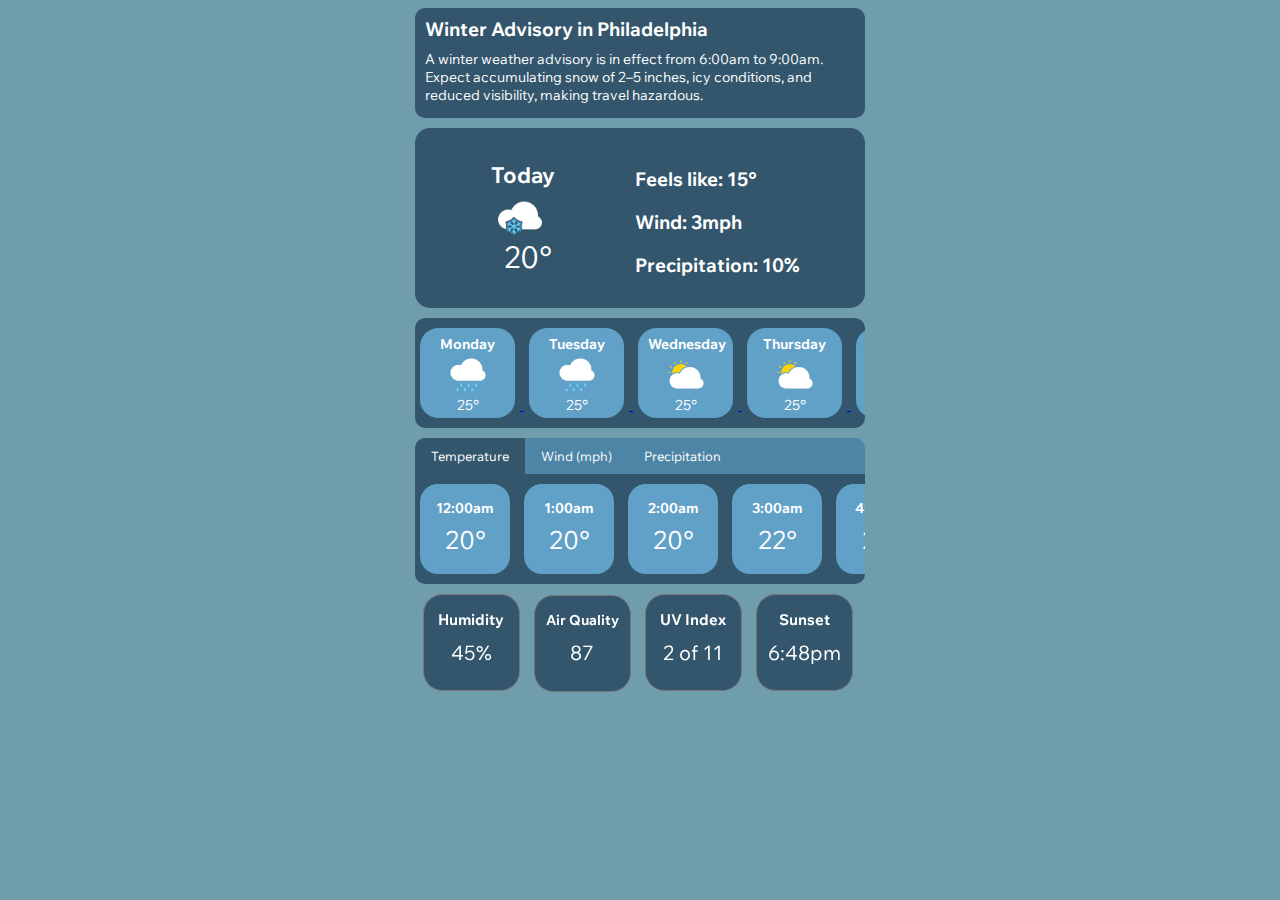
<file: index.html>
<html>

<head>
    <link href="/styles.css" rel="stylesheet" />
    <style>
        @import url('https://fonts.googleapis.com/css2?family=Inter:ital,opsz,wght@0,14..32,100..900;1,14..32,100..900&family=Wix+Madefor+Text:ital,wght@0,400..800;1,400..800&display=swap');
    </style>
</head>

<body>
    <div id="notice">
        <h3>Winter Advisory in Philadelphia</h3>
        <p>A winter weather advisory is in effect from 6:00am to 9:00am. Expect accumulating snow of 
            2–5 inches, icy conditions, and reduced visibility, making travel hazardous.</p>
    </div>

    <div class="today-forecast-component">
        <div class="today-forecast-left-side">
            <h3>Today</h3>
            <img class="today-image" width=50px class="today-image" src="/assets/Snowy.png" />
            <p>20&deg;</p>
        </div>

        <div class="today-forecast-right-side">
            <div id="feels-like">
                <h3>Feels like: 15&deg;</h3>
            </div>
            <div id="wind">
                <h3>Wind: 3mph</h3>
            </div>
            <div id="precipitation">
                <h3>Precipitation: 10%</h3>
            </div>
        </div>
    </div>

    <div class="daily-forecast">
        <a href="/monday.html">
            <div>
                <h3>Monday</h3>
                <img width=40px src="/assets/Rainy.png" />
                <p>25&deg;</p>
            </div>
        </a>
        <a href="tuesday.html">
            <div>
                <h3>Tuesday</h3>
                <img width=40px src="/assets/Rainy.png" />
                <p>25&deg;</p>
            </div>
        </a>
        <a href="wednesday.html">
            <div>
                <h3>Wednesday</h3>
                <img width=40px src="/assets/PartlyCloudy.png" />
                <p>25&deg;</p>
            </div>
        </a>
        <a href="thursday.html">
            <div>
                <h3>Thursday</h3>
                <img width=40px src="/assets/PartlyCloudy.png" />
                <p>25&deg;</p>
            </div>
        </a>
        <a href="friday.html">
            <div>
                <h3>Friday</h3>
                <img width=40px src="/assets/Sunny.png" />
                <p>25&deg;</p>
            </div>
        </a>
        <a href="saturday.html">
            <div>
                <h3>Saturday</h3>
                <img width=40px src="/assets/Sunny.png" />
                <p>25&deg;</p>
            </div>
        </a>
    </div>

    <div class="hourly-forecast-component">
        <div class="tab">
            <button class="tablinks" onclick="openCity(event, 'Temperature')" id="defaultOpen">Temperature</button>
            <button class="tablinks" onclick="openCity(event, 'Wind')">Wind (mph)</button>
            <button class="tablinks" onclick="openCity(event, 'Precipitation')">Precipitation</button>
        </div>

        <!-- Tab content -->
        <div id="Temperature" class="tabcontent">
            <div class="hourly-forecast">
                <div>
                    <h3>12:00am</h3>
                    <p>20&deg;</p>
                </div>
                <div>
                    <h3>1:00am</h3>
                    <p>20&deg;</p>
                </div>
                <div>
                    <h3>2:00am</h3>
                    <p>20&deg;</p>
                </div>
                <div>
                    <h3>3:00am</h3>
                    <p>22&deg;</p>
                </div>
                <div>
                    <h3>4:00am</h3>
                    <p>22&deg;</p>
                </div>
                <div>
                    <h3>5:00am</h3>
                    <p>25&deg;</p>
                </div>
                <div>
                    <h3>6:00am</h3>
                    <p>25&deg;</p>
                </div>
                <div>
                    <h3>7:00am</h3>
                    <p>25&deg;</p>
                </div>
                <div>
                    <h3>8:00am</h3>
                    <p>25&deg;</p>
                </div>
                <div>
                    <h3>9:00am</h3>
                    <p>26&deg;</p>
                </div>
                <div>
                    <h3>10:00am</h3>
                    <p>26&deg;</p>
                </div>
                <div>
                    <h3>11:00am</h3>
                    <p>29&deg;</p>
                </div>
                <div>
                    <h3>12:00pm</h3>
                    <p>29&deg;</p>
                </div>
                <div>
                    <h3>1:00pm</h3>
                    <p>30&deg;</p>
                </div>
                <div>
                    <h3>2:00pm</h3>
                    <p>30&deg;</p>
                </div>
                <div>
                    <h3>3:00pm</h3>
                    <p>30&deg;</p>
                </div>
                <div>
                    <h3>4:00pm</h3>
                    <p>29&deg;</p>
                </div>
                <div>
                    <h3>5:00pm</h3>
                    <p>29&deg;</p>
                </div>
                <div>
                    <h3>6:00pm</h3>
                    <p>28&deg;</p>
                </div>
                <div>
                    <h3>7:00pm</h3>
                    <p>28&deg;</p>
                </div>
                <div>
                    <h3>8:00pm</h3>
                    <p>27&deg;</p>
                </div>
                <div>
                    <h3>9:00pm</h3>
                    <p>24&deg;</p>
                </div>
                <div>
                    <h3>10:00pm</h3>
                    <p>22&deg;</p>
                </div>
                <div>
                    <h3>11:00pm</h3>
                    <p>20&deg;</p>
                </div>
            </div>
        </div>

        <div id="Wind" class="tabcontent">
            <div class="hourly-forecast">
                <div>
                    <h3>12:00am</h3>
                    <p>3</p>
                </div>
                <div>
                    <h3>1:00am</h3>
                    <p>5</p>
                </div>
                <div>
                    <h3>2:00am</h3>
                    <p>5</p>
                </div>
                <div>
                    <h3>3:00am</h3>
                    <p>5</p>
                </div>
                <div>
                    <h3>4:00am</h3>
                    <p>5</p>
                </div>
                <div>
                    <h3>5:00am</h3>
                    <p>8</p>
                </div>
                <div>
                    <h3>6:00am</h3>
                    <p>9</p>
                </div>
                <div>
                    <h3>7:00am</h3>
                    <p>11</p>
                </div>
                <div>
                    <h3>8:00am</h3>
                    <p>11</p>
                </div>
                <div>
                    <h3>9:00am</h3>
                    <p>13</p>
                </div>
                <div>
                    <h3>10:00am</h3>
                    <p>20</p>
                </div>
                <div>
                    <h3>11:00am</h3>
                    <p>23</p>
                </div>
                <div>
                    <h3>12:00pm</h3>
                    <p>23</p>
                </div>
                <div>
                    <h3>1:00pm</h3>
                    <p>23</p>
                </div>
                <div>
                    <h3>2:00pm</h3>
                    <p>24</p>
                </div>
                <div>
                    <h3>3:00pm</h3>
                    <p>25</p>
                </div>
                <div>
                    <h3>4:00pm</h3>
                    <p>25</p>
                </div>
                <div>
                    <h3>5:00pm</h3>
                    <p>24</p>
                </div>
                <div>
                    <h3>6:00pm</h3>
                    <p>20</p>
                </div>
                <div>
                    <h3>7:00pm</h3>
                    <p>20</p>
                </div>
                <div>
                    <h3>8:00pm</h3>
                    <p>19</p>
                </div>
                <div>
                    <h3>9:00pm</h3>
                    <p>18</p>
                </div>
                <div>
                    <h3>10:00pm</h3>
                    <p>19</p>
                </div>
                <div>
                    <h3>11:00pm</h3>
                    <p>19</p>
                </div>
            </div>
        </div>

        <div id="Precipitation" class="tabcontent">
            <div class="hourly-forecast">
                <div>
                    <h3>12:00am</h3>
                    <p>10%</p>
                </div>
                <div>
                    <h3>1:00am</h3>
                    <p>20%</p>
                </div>
                <div>
                    <h3>2:00am</h3>
                    <p>28%</p>
                </div>
                <div>
                    <h3>3:00am</h3>
                    <p>50%</p>
                </div>
                <div>
                    <h3>4:00am</h3>
                    <p>87%</p>
                </div>
                <div>
                    <h3>5:00am</h3>
                    <p>97%</p>
                </div>
                <div>
                    <h3>6:00am</h3>
                    <p>100%</p>
                </div>
                <div>
                    <h3>7:00am</h3>
                    <p>100%</p>
                </div>
                <div>
                    <h3>8:00am</h3>
                    <p>100%</p>
                </div>
                <div>
                    <h3>9:00am</h3>
                    <p>100%</p>
                </div>
                <div>
                    <h3>10:00am</h3>
                    <p>86%</p>
                </div>
                <div>
                    <h3>11:00am</h3>
                    <p>77%</p>
                </div>
                <div>
                    <h3>12:00pm</h3>
                    <p>75%</p>
                </div>
                <div>
                    <h3>1:00pm</h3>
                    <p>75%</p>
                </div>
                <div>
                    <h3>2:00pm</h3>
                    <p>74%</p>
                </div>
                <div>
                    <h3>3:00pm</h3>
                    <p>73%</p>
                </div>
                <div>
                    <h3>4:00pm</h3>
                    <p>70%</p>
                </div>
                <div>
                    <h3>5:00pm</h3>
                    <p>70%</p>
                </div>
                <div>
                    <h3>6:00pm</h3>
                    <p>50%</p>
                </div>
                <div>
                    <h3>7:00pm</h3>
                    <p>49%</p>
                </div>
                <div>
                    <h3>8:00pm</h3>
                    <p>48%</p>
                </div>
                <div>
                    <h3>9:00pm</h3>
                    <p>30%</p>
                </div>
                <div>
                    <h3>10:00pm</h3>
                    <p>40%</p>
                </div>
                <div>
                    <h3>11:00pm</h3>
                    <p>49%</p>
                </div>
            </div>
        </div>
    </div>

    <div class="other-widgets">
        <div id="humidity">
            <h3>Humidity</h3>
            <p>45%</p>
        </div>
        <div id="air-quality">
            <h3>Air Quality</h3>
            <p>87</p>
        </div>
        <div id="uv-index">
            <h3>UV Index</h3>
            <p>2 of 11</p>
        </div>
        <div id="sunset">
            <h3>Sunset</h3>
            <p>6:48pm</p>
        </div>
    </div>

    <script>
        function openCity(evt, cityName) {
            var i, tabcontent, tablinks;
            tabcontent = document.getElementsByClassName("tabcontent");
            for (i = 0; i < tabcontent.length; i++) {
                tabcontent[i].style.display = "none";
            }
            tablinks = document.getElementsByClassName("tablinks");
            for (i = 0; i < tablinks.length; i++) {
                tablinks[i].className = tablinks[i].className.replace(" active", "");
            }
            document.getElementById(cityName).style.display = "block";
            evt.currentTarget.className += " active";
        }

        // Get the element with id="defaultOpen" and click on it
        document.getElementById("defaultOpen").click();
    </script>
</body>

</html>
</file>
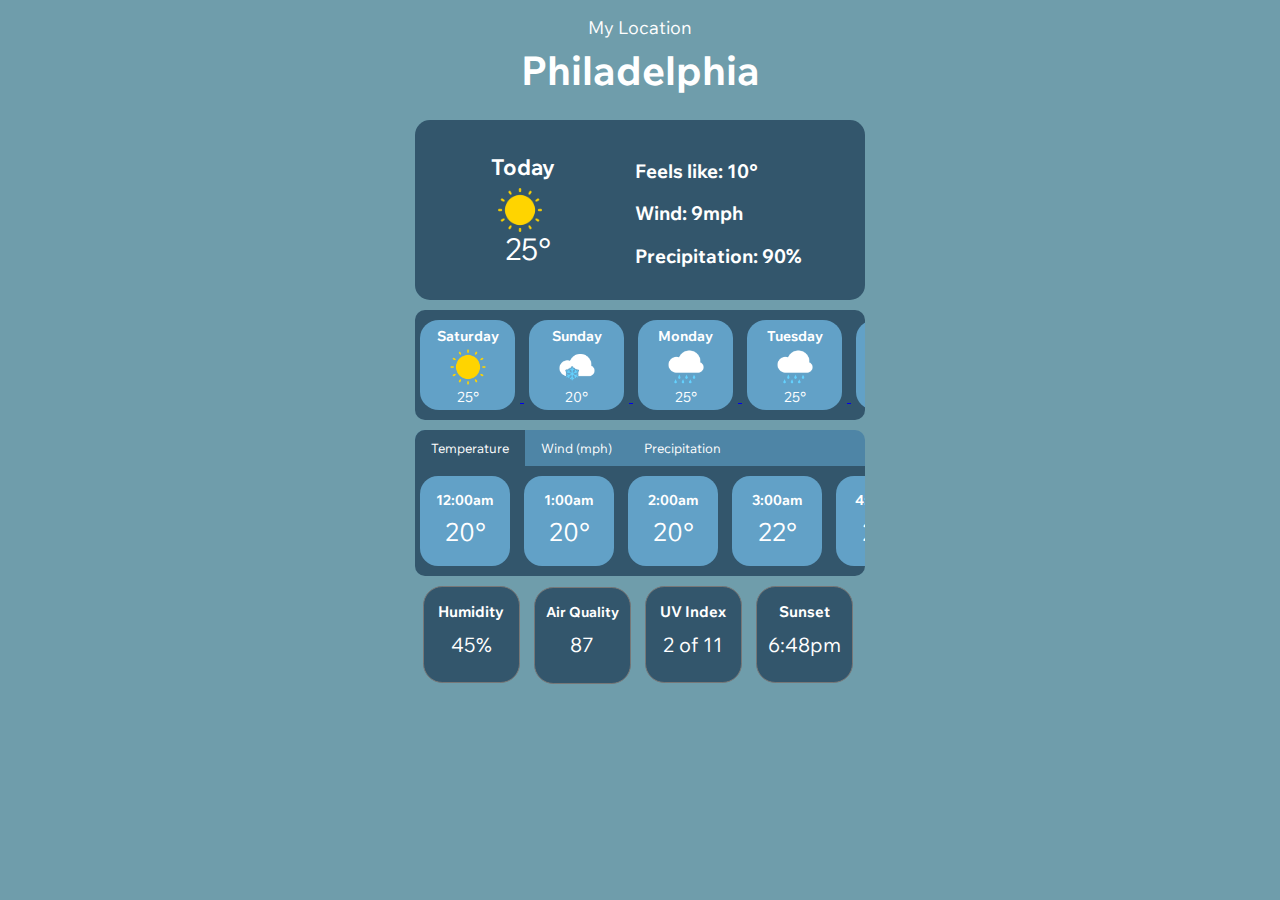
<file: friday.html>
<html>

<head>
    <link href="/styles.css" rel="stylesheet" />
    <style>
        @import url('https://fonts.googleapis.com/css2?family=Inter:ital,opsz,wght@0,14..32,100..900;1,14..32,100..900&family=Wix+Madefor+Text:ital,wght@0,400..800;1,400..800&display=swap');
    </style>
</head>

<body>
    <div id="location">
        <p>My Location</p>
        <h3>Philadelphia</h3>
    </div>

    <div class="today-forecast-component">
        <div class="today-forecast-left-side">
            <h3>Today</h3>
            <img class="today-image" width=50px src="/assets/Sunny.png" />
            <p>25&deg;</p>
        </div>

        <div class="today-forecast-right-side">
            <div id="feels-like">
                <h3>Feels like: 10&deg;</h3>
            </div>
            <div id="wind">
                <h3>Wind: 9mph</h3>
            </div>
            <div id="precipitation">
                <h3>Precipitation: 90%</h3>
            </div>
        </div>
    </div>

    <div class="daily-forecast">
        <a href="saturday.html">
            <div>
                <h3>Saturday</h3>
                <img width=40px src="/assets/Sunny.png" />
                <p>25&deg;</p>
            </div>
        </a>
        <a href="/index.html">
            <div>
                <h3>Sunday</h3>
                <img width=40px src="/assets/Snowy.png" />
                <p>20&deg;</p>
            </div>
        </a>
        <a href="/monday.html">
            <div>
                <h3>Monday</h3>
                <img width=40px src="/assets/Rainy.png" />
                <p>25&deg;</p>
            </div>
        </a>
        <a href="tuesday.html">
            <div>
                <h3>Tuesday</h3>
                <img width=40px src="/assets/Rainy.png" />
                <p>25&deg;</p>
            </div>
        </a>
        <a href="wednesday.html">
            <div>
                <h3>Wednesday</h3>
                <img width=40px src="/assets/PartlyCloudy.png" />
                <p>25&deg;</p>
            </div>
        </a>
        <a href="thursday.html">
            <div>
                <h3>Thursday</h3>
                <img width=40px src="/assets/PartlyCloudy.png" />
                <p>25&deg;</p>
            </div>
        </a>
    </div>

    <div class="hourly-forecast-component">
        <div class="tab">
            <button class="tablinks" onclick="openCity(event, 'Temperature')" id="defaultOpen">Temperature</button>
            <button class="tablinks" onclick="openCity(event, 'Wind')">Wind (mph)</button>
            <button class="tablinks" onclick="openCity(event, 'Precipitation')">Precipitation</button>
        </div>

        <!-- Tab content -->
        <div id="Temperature" class="tabcontent">
            <div class="hourly-forecast">
                <div>
                    <h3>12:00am</h3>
                    <p>20&deg;</p>
                </div>
                <div>
                    <h3>1:00am</h3>
                    <p>20&deg;</p>
                </div>
                <div>
                    <h3>2:00am</h3>
                    <p>20&deg;</p>
                </div>
                <div>
                    <h3>3:00am</h3>
                    <p>22&deg;</p>
                </div>
                <div>
                    <h3>4:00am</h3>
                    <p>22&deg;</p>
                </div>
                <div>
                    <h3>5:00am</h3>
                    <p>25&deg;</p>
                </div>
                <div>
                    <h3>6:00am</h3>
                    <p>25&deg;</p>
                </div>
                <div>
                    <h3>7:00am</h3>
                    <p>25&deg;</p>
                </div>
                <div>
                    <h3>8:00am</h3>
                    <p>25&deg;</p>
                </div>
                <div>
                    <h3>9:00am</h3>
                    <p>26&deg;</p>
                </div>
                <div>
                    <h3>10:00am</h3>
                    <p>26&deg;</p>
                </div>
                <div>
                    <h3>11:00am</h3>
                    <p>29&deg;</p>
                </div>
                <div>
                    <h3>12:00pm</h3>
                    <p>29&deg;</p>
                </div>
                <div>
                    <h3>1:00pm</h3>
                    <p>30&deg;</p>
                </div>
                <div>
                    <h3>2:00pm</h3>
                    <p>30&deg;</p>
                </div>
                <div>
                    <h3>3:00pm</h3>
                    <p>30&deg;</p>
                </div>
                <div>
                    <h3>4:00pm</h3>
                    <p>29&deg;</p>
                </div>
                <div>
                    <h3>5:00pm</h3>
                    <p>29&deg;</p>
                </div>
                <div>
                    <h3>6:00pm</h3>
                    <p>28&deg;</p>
                </div>
                <div>
                    <h3>7:00pm</h3>
                    <p>28&deg;</p>
                </div>
                <div>
                    <h3>8:00pm</h3>
                    <p>27&deg;</p>
                </div>
                <div>
                    <h3>9:00pm</h3>
                    <p>24&deg;</p>
                </div>
                <div>
                    <h3>10:00pm</h3>
                    <p>22&deg;</p>
                </div>
                <div>
                    <h3>11:00pm</h3>
                    <p>20&deg;</p>
                </div>
            </div>
        </div>

        <div id="Wind" class="tabcontent">
            <div class="hourly-forecast">
                <div>
                    <h3>12:00am</h3>
                    <p>3</p>
                </div>
                <div>
                    <h3>1:00am</h3>
                    <p>5</p>
                </div>
                <div>
                    <h3>2:00am</h3>
                    <p>5</p>
                </div>
                <div>
                    <h3>3:00am</h3>
                    <p>5</p>
                </div>
                <div>
                    <h3>4:00am</h3>
                    <p>5</p>
                </div>
                <div>
                    <h3>5:00am</h3>
                    <p>8</p>
                </div>
                <div>
                    <h3>6:00am</h3>
                    <p>9</p>
                </div>
                <div>
                    <h3>7:00am</h3>
                    <p>11</p>
                </div>
                <div>
                    <h3>8:00am</h3>
                    <p>11</p>
                </div>
                <div>
                    <h3>9:00am</h3>
                    <p>13</p>
                </div>
                <div>
                    <h3>10:00am</h3>
                    <p>20</p>
                </div>
                <div>
                    <h3>11:00am</h3>
                    <p>23</p>
                </div>
                <div>
                    <h3>12:00pm</h3>
                    <p>23</p>
                </div>
                <div>
                    <h3>1:00pm</h3>
                    <p>23</p>
                </div>
                <div>
                    <h3>2:00pm</h3>
                    <p>24</p>
                </div>
                <div>
                    <h3>3:00pm</h3>
                    <p>25</p>
                </div>
                <div>
                    <h3>4:00pm</h3>
                    <p>25</p>
                </div>
                <div>
                    <h3>5:00pm</h3>
                    <p>24</p>
                </div>
                <div>
                    <h3>6:00pm</h3>
                    <p>20</p>
                </div>
                <div>
                    <h3>7:00pm</h3>
                    <p>20</p>
                </div>
                <div>
                    <h3>8:00pm</h3>
                    <p>19</p>
                </div>
                <div>
                    <h3>9:00pm</h3>
                    <p>18</p>
                </div>
                <div>
                    <h3>10:00pm</h3>
                    <p>19</p>
                </div>
                <div>
                    <h3>11:00pm</h3>
                    <p>19</p>
                </div>
            </div>
        </div>

        <div id="Precipitation" class="tabcontent">
            <div class="hourly-forecast">
                <div>
                    <h3>12:00am</h3>
                    <p>10%</p>
                </div>
                <div>
                    <h3>1:00am</h3>
                    <p>20%</p>
                </div>
                <div>
                    <h3>2:00am</h3>
                    <p>28%</p>
                </div>
                <div>
                    <h3>3:00am</h3>
                    <p>50%</p>
                </div>
                <div>
                    <h3>4:00am</h3>
                    <p>87%</p>
                </div>
                <div>
                    <h3>5:00am</h3>
                    <p>97%</p>
                </div>
                <div>
                    <h3>6:00am</h3>
                    <p>100%</p>
                </div>
                <div>
                    <h3>7:00am</h3>
                    <p>100%</p>
                </div>
                <div>
                    <h3>8:00am</h3>
                    <p>100%</p>
                </div>
                <div>
                    <h3>9:00am</h3>
                    <p>100%</p>
                </div>
                <div>
                    <h3>10:00am</h3>
                    <p>86%</p>
                </div>
                <div>
                    <h3>11:00am</h3>
                    <p>77%</p>
                </div>
                <div>
                    <h3>12:00pm</h3>
                    <p>75%</p>
                </div>
                <div>
                    <h3>1:00pm</h3>
                    <p>75%</p>
                </div>
                <div>
                    <h3>2:00pm</h3>
                    <p>74%</p>
                </div>
                <div>
                    <h3>3:00pm</h3>
                    <p>73%</p>
                </div>
                <div>
                    <h3>4:00pm</h3>
                    <p>70%</p>
                </div>
                <div>
                    <h3>5:00pm</h3>
                    <p>70%</p>
                </div>
                <div>
                    <h3>6:00pm</h3>
                    <p>50%</p>
                </div>
                <div>
                    <h3>7:00pm</h3>
                    <p>49%</p>
                </div>
                <div>
                    <h3>8:00pm</h3>
                    <p>48%</p>
                </div>
                <div>
                    <h3>9:00pm</h3>
                    <p>30%</p>
                </div>
                <div>
                    <h3>10:00pm</h3>
                    <p>40%</p>
                </div>
                <div>
                    <h3>11:00pm</h3>
                    <p>49%</p>
                </div>
            </div>
        </div>
    </div>

    <div class="other-widgets">
        <div id="humidity">
            <h3>Humidity</h3>
            <p>45%</p>
        </div>
        <div id="air-quality">
            <h3>Air Quality</h3>
            <p>87</p>
        </div>
        <div id="uv-index">
            <h3>UV Index</h3>
            <p>2 of 11</p>
        </div>
        <div id="sunset">
            <h3>Sunset</h3>
            <p>6:48pm</p>
        </div>
    </div>

    <script>
        function openCity(evt, cityName) {
            var i, tabcontent, tablinks;
            tabcontent = document.getElementsByClassName("tabcontent");
            for (i = 0; i < tabcontent.length; i++) {
                tabcontent[i].style.display = "none";
            }
            tablinks = document.getElementsByClassName("tablinks");
            for (i = 0; i < tablinks.length; i++) {
                tablinks[i].className = tablinks[i].className.replace(" active", "");
            }
            document.getElementById(cityName).style.display = "block";
            evt.currentTarget.className += " active";
        }

        // Get the element with id="defaultOpen" and click on it
        document.getElementById("defaultOpen").click();
    </script>
</body>

</html>
</file>
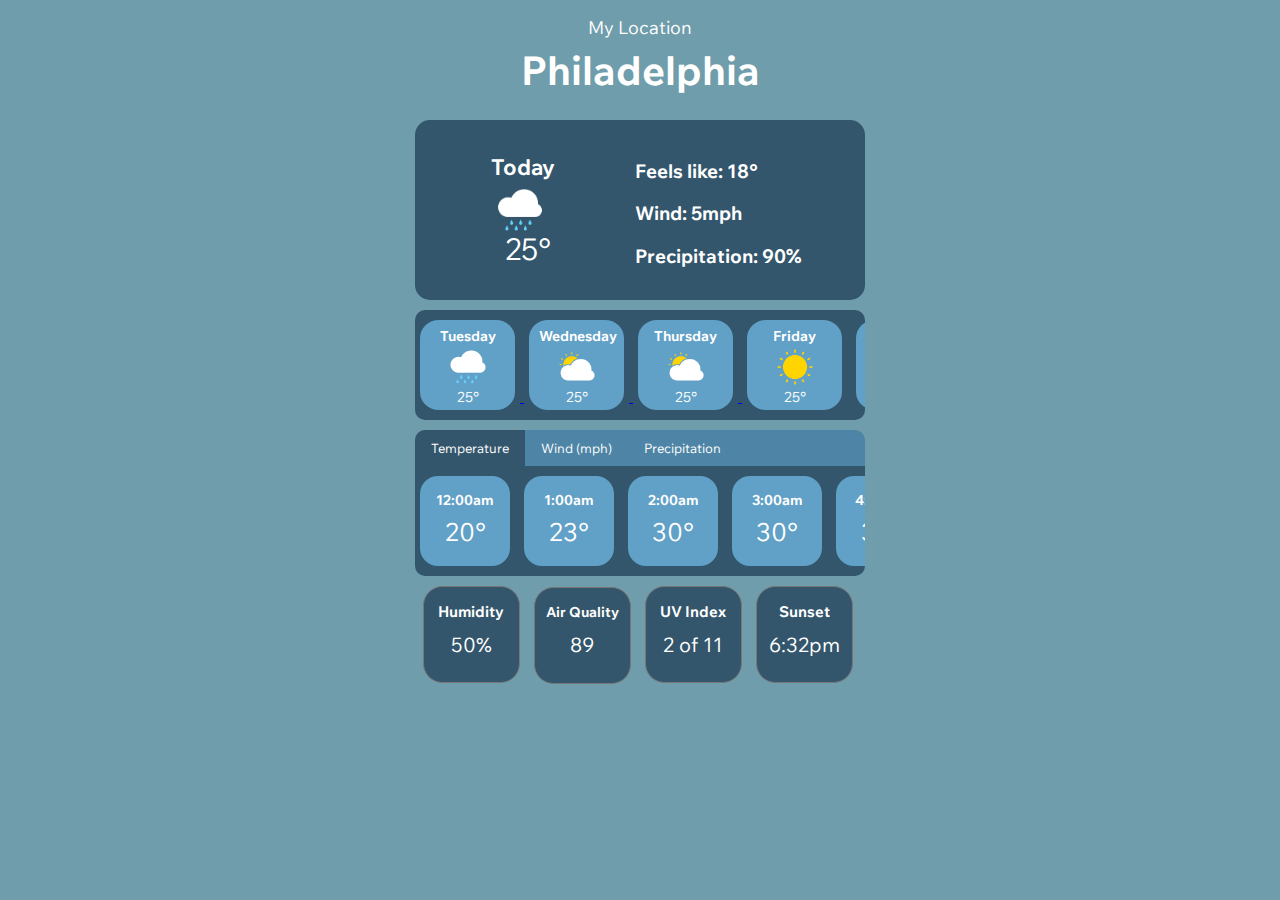
<file: monday.html>
<html>

<head>
    <link href="/styles.css" rel="stylesheet" />
    <style>
        @import url('https://fonts.googleapis.com/css2?family=Inter:ital,opsz,wght@0,14..32,100..900;1,14..32,100..900&family=Wix+Madefor+Text:ital,wght@0,400..800;1,400..800&display=swap');
    </style>
</head>

<body>
    <div id="location">
        <p>My Location</p>
        <h3>Philadelphia</h3>
    </div>

    <div class="today-forecast-component">
        <div class="today-forecast-left-side">
            <h3>Today</h3>
            <img class="today-image" width=50px src="/assets/Rainy.png" />
            <p>25&deg;</p>
        </div>

        <div class="today-forecast-right-side">
            <div id="feels-like">
                <h3>Feels like: 18&deg;</h3>
            </div>
            <div id="wind">
                <h3>Wind: 5mph</h3>
            </div>
            <div id="precipitation">
                <h3>Precipitation: 90%</h3>
            </div>
        </div>
    </div>

    <div class="daily-forecast">
        <a href="tuesday.html">
            <div>
                <h3>Tuesday</h3>
                <img width=40px src="/assets/Rainy.png" />
                <p>25&deg;</p>
            </div>
        </a>
        <a href="wednesday.html">
            <div>
                <h3>Wednesday</h3>
                <img width=40px src="/assets/PartlyCloudy.png" />
                <p>25&deg;</p>
            </div>
        </a>
        <a href="thursday.html">
            <div>
                <h3>Thursday</h3>
                <img width=40px src="/assets/PartlyCloudy.png" />
                <p>25&deg;</p>
            </div>
        </a>
        <a href="friday.html"></a>
        <div>
            <h3>Friday</h3>
            <img width=40px src="/assets/Sunny.png" />
            <p>25&deg;</p>
        </div>
        </a>
        <a href="saturday.html">
            <div>
                <h3>Saturday</h3>
                <img width=40px src="/assets/Sunny.png" />
                <p>25&deg;</p>
            </div>
        </a>
        <a href="index.html">
            <div>
                <h3>Sunday</h3>
                <img width=40px src="/assets/Snowy.png" />
                <p>20&deg;</p>
            </div>
        </a>
    </div>

    <div class="hourly-forecast-component">
        <div class="tab">
            <button class="tablinks" onclick="openCity(event, 'Temperature')" id="defaultOpen">Temperature</button>
            <button class="tablinks" onclick="openCity(event, 'Wind')">Wind (mph)</button>
            <button class="tablinks" onclick="openCity(event, 'Precipitation')">Precipitation</button>
        </div>

        <!-- Tab content -->
        <div id="Temperature" class="tabcontent">
            <div class="hourly-forecast">
                <div>
                    <h3>12:00am</h3>
                    <p>20&deg;</p>
                </div>
                <div>
                    <h3>1:00am</h3>
                    <p>23&deg;</p>
                </div>
                <div>
                    <h3>2:00am</h3>
                    <p>30&deg;</p>
                </div>
                <div>
                    <h3>3:00am</h3>
                    <p>30&deg;</p>
                </div>
                <div>
                    <h3>4:00am</h3>
                    <p>34&deg;</p>
                </div>
                <div>
                    <h3>5:00am</h3>
                    <p>32&deg;</p>
                </div>
                <div>
                    <h3>6:00am</h3>
                    <p>30&deg;</p>
                </div>
                <div>
                    <h3>7:00am</h3>
                    <p>30&deg;</p>
                </div>
                <div>
                    <h3>8:00am</h3>
                    <p>21&deg;</p>
                </div>
                <div>
                    <h3>9:00am</h3>
                    <p>30&deg;</p>
                </div>
                <div>
                    <h3>10:00am</h3>
                    <p>32&deg;</p>
                </div>
                <div>
                    <h3>11:00am</h3>
                    <p>31&deg;</p>
                </div>
                <div>
                    <h3>12:00pm</h3>
                    <p>29&deg;</p>
                </div>
                <div>
                    <h3>1:00pm</h3>
                    <p>30&deg;</p>
                </div>
                <div>
                    <h3>2:00pm</h3>
                    <p>30&deg;</p>
                </div>
                <div>
                    <h3>3:00pm</h3>
                    <p>30&deg;</p>
                </div>
                <div>
                    <h3>4:00pm</h3>
                    <p>29&deg;</p>
                </div>
                <div>
                    <h3>5:00pm</h3>
                    <p>29&deg;</p>
                </div>
                <div>
                    <h3>6:00pm</h3>
                    <p>28&deg;</p>
                </div>
                <div>
                    <h3>7:00pm</h3>
                    <p>28&deg;</p>
                </div>
                <div>
                    <h3>8:00pm</h3>
                    <p>27&deg;</p>
                </div>
                <div>
                    <h3>9:00pm</h3>
                    <p>24&deg;</p>
                </div>
                <div>
                    <h3>10:00pm</h3>
                    <p>22&deg;</p>
                </div>
                <div>
                    <h3>11:00pm</h3>
                    <p>20&deg;</p>
                </div>
            </div>
        </div>

        <div id="Wind" class="tabcontent">
            <div class="hourly-forecast">
                <div>
                    <h3>12:00am</h3>
                    <p>3</p>
                </div>
                <div>
                    <h3>1:00am</h3>
                    <p>5</p>
                </div>
                <div>
                    <h3>2:00am</h3>
                    <p>5</p>
                </div>
                <div>
                    <h3>3:00am</h3>
                    <p>5</p>
                </div>
                <div>
                    <h3>4:00am</h3>
                    <p>5</p>
                </div>
                <div>
                    <h3>5:00am</h3>
                    <p>8</p>
                </div>
                <div>
                    <h3>6:00am</h3>
                    <p>9</p>
                </div>
                <div>
                    <h3>7:00am</h3>
                    <p>11</p>
                </div>
                <div>
                    <h3>8:00am</h3>
                    <p>11</p>
                </div>
                <div>
                    <h3>9:00am</h3>
                    <p>13</p>
                </div>
                <div>
                    <h3>10:00am</h3>
                    <p>20</p>
                </div>
                <div>
                    <h3>11:00am</h3>
                    <p>23</p>
                </div>
                <div>
                    <h3>12:00pm</h3>
                    <p>23</p>
                </div>
                <div>
                    <h3>1:00pm</h3>
                    <p>23</p>
                </div>
                <div>
                    <h3>2:00pm</h3>
                    <p>24</p>
                </div>
                <div>
                    <h3>3:00pm</h3>
                    <p>25</p>
                </div>
                <div>
                    <h3>4:00pm</h3>
                    <p>25</p>
                </div>
                <div>
                    <h3>5:00pm</h3>
                    <p>24</p>
                </div>
                <div>
                    <h3>6:00pm</h3>
                    <p>20</p>
                </div>
                <div>
                    <h3>7:00pm</h3>
                    <p>20</p>
                </div>
                <div>
                    <h3>8:00pm</h3>
                    <p>19</p>
                </div>
                <div>
                    <h3>9:00pm</h3>
                    <p>18</p>
                </div>
                <div>
                    <h3>10:00pm</h3>
                    <p>19</p>
                </div>
                <div>
                    <h3>11:00pm</h3>
                    <p>19</p>
                </div>
            </div>
        </div>

        <div id="Precipitation" class="tabcontent">
            <div class="hourly-forecast">
                <div>
                    <h3>12:00am</h3>
                    <p>10%</p>
                </div>
                <div>
                    <h3>1:00am</h3>
                    <p>20%</p>
                </div>
                <div>
                    <h3>2:00am</h3>
                    <p>28%</p>
                </div>
                <div>
                    <h3>3:00am</h3>
                    <p>50%</p>
                </div>
                <div>
                    <h3>4:00am</h3>
                    <p>87%</p>
                </div>
                <div>
                    <h3>5:00am</h3>
                    <p>97%</p>
                </div>
                <div>
                    <h3>6:00am</h3>
                    <p>100%</p>
                </div>
                <div>
                    <h3>7:00am</h3>
                    <p>100%</p>
                </div>
                <div>
                    <h3>8:00am</h3>
                    <p>100%</p>
                </div>
                <div>
                    <h3>9:00am</h3>
                    <p>100%</p>
                </div>
                <div>
                    <h3>10:00am</h3>
                    <p>86%</p>
                </div>
                <div>
                    <h3>11:00am</h3>
                    <p>77%</p>
                </div>
                <div>
                    <h3>12:00pm</h3>
                    <p>75%</p>
                </div>
                <div>
                    <h3>1:00pm</h3>
                    <p>75%</p>
                </div>
                <div>
                    <h3>2:00pm</h3>
                    <p>74%</p>
                </div>
                <div>
                    <h3>3:00pm</h3>
                    <p>73%</p>
                </div>
                <div>
                    <h3>4:00pm</h3>
                    <p>70%</p>
                </div>
                <div>
                    <h3>5:00pm</h3>
                    <p>70%</p>
                </div>
                <div>
                    <h3>6:00pm</h3>
                    <p>50%</p>
                </div>
                <div>
                    <h3>7:00pm</h3>
                    <p>49%</p>
                </div>
                <div>
                    <h3>8:00pm</h3>
                    <p>48%</p>
                </div>
                <div>
                    <h3>9:00pm</h3>
                    <p>30%</p>
                </div>
                <div>
                    <h3>10:00pm</h3>
                    <p>40%</p>
                </div>
                <div>
                    <h3>11:00pm</h3>
                    <p>49%</p>
                </div>
            </div>
        </div>
    </div>

    <div class="other-widgets">
        <div id="humidity">
            <h3>Humidity</h3>
            <p>50%</p>
        </div>
        <div id="air-quality">
            <h3>Air Quality</h3>
            <p>89</p>
        </div>
        <div id="uv-index">
            <h3>UV Index</h3>
            <p>2 of 11</p>
        </div>
        <div id="sunset">
            <h3>Sunset</h3>
            <p>6:32pm</p>
        </div>
    </div>

    <script>
        function openCity(evt, cityName) {
            var i, tabcontent, tablinks;
            tabcontent = document.getElementsByClassName("tabcontent");
            for (i = 0; i < tabcontent.length; i++) {
                tabcontent[i].style.display = "none";
            }
            tablinks = document.getElementsByClassName("tablinks");
            for (i = 0; i < tablinks.length; i++) {
                tablinks[i].className = tablinks[i].className.replace(" active", "");
            }
            document.getElementById(cityName).style.display = "block";
            evt.currentTarget.className += " active";
        }

        // Get the element with id="defaultOpen" and click on it
        document.getElementById("defaultOpen").click();
    </script>
</body>

</html>
</file>
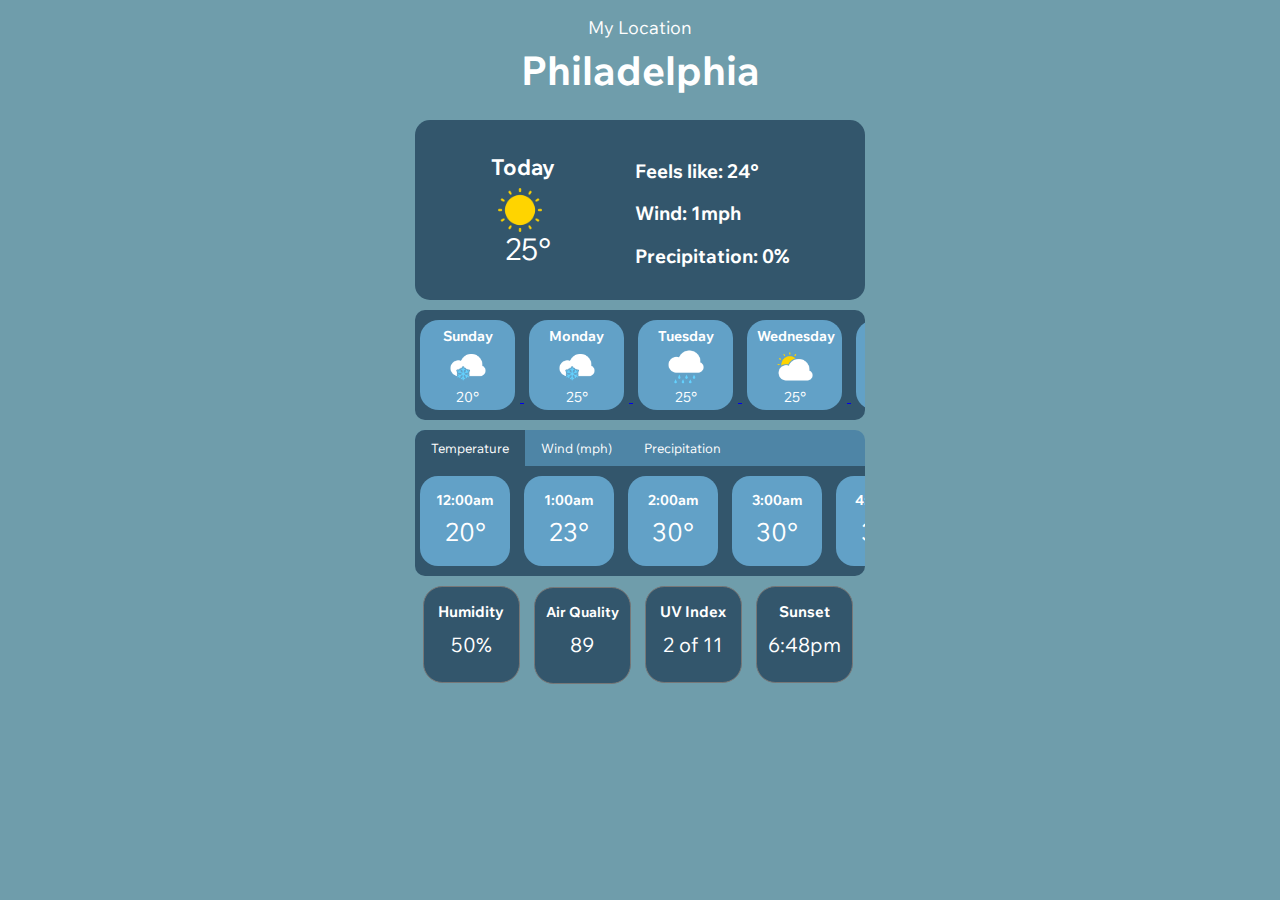
<file: saturday.html>
<html>

<head>
    <link href="/styles.css" rel="stylesheet" />
    <style>
        @import url('https://fonts.googleapis.com/css2?family=Inter:ital,opsz,wght@0,14..32,100..900;1,14..32,100..900&family=Wix+Madefor+Text:ital,wght@0,400..800;1,400..800&display=swap');
    </style>
</head>

<body>
    <div id="location">
        <p>My Location</p>
        <h3>Philadelphia</h3>
    </div>

    <div class="today-forecast-component">
        <div class="today-forecast-left-side">
            <h3>Today</h3>
            <img class="today-image" width=50px src="/assets/Sunny.png" />
            <p>25&deg;</p>
        </div>

        <div class="today-forecast-right-side">
            <div id="feels-like">
                <h3>Feels like: 24&deg;</h3>
            </div>
            <div id="wind">
                <h3>Wind: 1mph</h3>
            </div>
            <div id="precipitation">
                <h3>Precipitation: 0%</h3>
            </div>
        </div>
    </div>

    <div class="daily-forecast">
        <a href="index.html">
            <div>
                <h3>Sunday</h3>
                <img width=40px src="/assets/Snowy.png" />
                <p>20&deg;</p>
            </div>
        </a>
        <a href="/monday.html">
            <div>
                <h3>Monday</h3>
                <img width=40px src="/assets/Snowy.png" />
                <p>25&deg;</p>
            </div>
        </a>
        <a href="tuesday.html">
            <div>
                <h3>Tuesday</h3>
                <img width=40px src="/assets/Rainy.png" />
                <p>25&deg;</p>
            </div>
        </a>
        <a href="wednesday.html">
            <div>
                <h3>Wednesday</h3>
                <img width=40px src="/assets/PartlyCloudy.png" />
                <p>25&deg;</p>
            </div>
        </a>
        <a href="thursday.html">
            <div>
                <h3>Thursday</h3>
                <img width=40px src="/assets/PartlyCloudy.png" />
                <p>25&deg;</p>
            </div>
        </a>
        <a href="friday.html"></a>
        <div>
            <h3>Friday</h3>
            <img width=40px src="/assets/Sunny.png" />
            <p>25&deg;</p>
        </div>
        </a>
    </div>

    <div class="hourly-forecast-component">
        <div class="tab">
            <button class="tablinks" onclick="openCity(event, 'Temperature')" id="defaultOpen">Temperature</button>
            <button class="tablinks" onclick="openCity(event, 'Wind')">Wind (mph)</button>
            <button class="tablinks" onclick="openCity(event, 'Precipitation')">Precipitation</button>
        </div>

        <!-- Tab content -->
        <div id="Temperature" class="tabcontent">
            <div class="hourly-forecast">
                <div>
                    <h3>12:00am</h3>
                    <p>20&deg;</p>
                </div>
                <div>
                    <h3>1:00am</h3>
                    <p>23&deg;</p>
                </div>
                <div>
                    <h3>2:00am</h3>
                    <p>30&deg;</p>
                </div>
                <div>
                    <h3>3:00am</h3>
                    <p>30&deg;</p>
                </div>
                <div>
                    <h3>4:00am</h3>
                    <p>34&deg;</p>
                </div>
                <div>
                    <h3>5:00am</h3>
                    <p>32&deg;</p>
                </div>
                <div>
                    <h3>6:00am</h3>
                    <p>30&deg;</p>
                </div>
                <div>
                    <h3>7:00am</h3>
                    <p>30&deg;</p>
                </div>
                <div>
                    <h3>8:00am</h3>
                    <p>21&deg;</p>
                </div>
                <div>
                    <h3>9:00am</h3>
                    <p>30&deg;</p>
                </div>
                <div>
                    <h3>10:00am</h3>
                    <p>32&deg;</p>
                </div>
                <div>
                    <h3>11:00am</h3>
                    <p>31&deg;</p>
                </div>
                <div>
                    <h3>12:00pm</h3>
                    <p>29&deg;</p>
                </div>
                <div>
                    <h3>1:00pm</h3>
                    <p>30&deg;</p>
                </div>
                <div>
                    <h3>2:00pm</h3>
                    <p>30&deg;</p>
                </div>
                <div>
                    <h3>3:00pm</h3>
                    <p>30&deg;</p>
                </div>
                <div>
                    <h3>4:00pm</h3>
                    <p>29&deg;</p>
                </div>
                <div>
                    <h3>5:00pm</h3>
                    <p>29&deg;</p>
                </div>
                <div>
                    <h3>6:00pm</h3>
                    <p>28&deg;</p>
                </div>
                <div>
                    <h3>7:00pm</h3>
                    <p>28&deg;</p>
                </div>
                <div>
                    <h3>8:00pm</h3>
                    <p>27&deg;</p>
                </div>
                <div>
                    <h3>9:00pm</h3>
                    <p>24&deg;</p>
                </div>
                <div>
                    <h3>10:00pm</h3>
                    <p>22&deg;</p>
                </div>
                <div>
                    <h3>11:00pm</h3>
                    <p>20&deg;</p>
                </div>
            </div>
        </div>

        <div id="Wind" class="tabcontent">
            <div class="hourly-forecast">
                <div>
                    <h3>12:00am</h3>
                    <p>3</p>
                </div>
                <div>
                    <h3>1:00am</h3>
                    <p>5</p>
                </div>
                <div>
                    <h3>2:00am</h3>
                    <p>5</p>
                </div>
                <div>
                    <h3>3:00am</h3>
                    <p>5</p>
                </div>
                <div>
                    <h3>4:00am</h3>
                    <p>5</p>
                </div>
                <div>
                    <h3>5:00am</h3>
                    <p>8</p>
                </div>
                <div>
                    <h3>6:00am</h3>
                    <p>9</p>
                </div>
                <div>
                    <h3>7:00am</h3>
                    <p>11</p>
                </div>
                <div>
                    <h3>8:00am</h3>
                    <p>11</p>
                </div>
                <div>
                    <h3>9:00am</h3>
                    <p>13</p>
                </div>
                <div>
                    <h3>10:00am</h3>
                    <p>20</p>
                </div>
                <div>
                    <h3>11:00am</h3>
                    <p>23</p>
                </div>
                <div>
                    <h3>12:00pm</h3>
                    <p>23</p>
                </div>
                <div>
                    <h3>1:00pm</h3>
                    <p>23</p>
                </div>
                <div>
                    <h3>2:00pm</h3>
                    <p>24</p>
                </div>
                <div>
                    <h3>3:00pm</h3>
                    <p>25</p>
                </div>
                <div>
                    <h3>4:00pm</h3>
                    <p>25</p>
                </div>
                <div>
                    <h3>5:00pm</h3>
                    <p>24</p>
                </div>
                <div>
                    <h3>6:00pm</h3>
                    <p>20</p>
                </div>
                <div>
                    <h3>7:00pm</h3>
                    <p>20</p>
                </div>
                <div>
                    <h3>8:00pm</h3>
                    <p>19</p>
                </div>
                <div>
                    <h3>9:00pm</h3>
                    <p>18</p>
                </div>
                <div>
                    <h3>10:00pm</h3>
                    <p>19</p>
                </div>
                <div>
                    <h3>11:00pm</h3>
                    <p>19</p>
                </div>
            </div>
        </div>

        <div id="Precipitation" class="tabcontent">
            <div class="hourly-forecast">
                <div>
                    <h3>12:00am</h3>
                    <p>10%</p>
                </div>
                <div>
                    <h3>1:00am</h3>
                    <p>20%</p>
                </div>
                <div>
                    <h3>2:00am</h3>
                    <p>28%</p>
                </div>
                <div>
                    <h3>3:00am</h3>
                    <p>50%</p>
                </div>
                <div>
                    <h3>4:00am</h3>
                    <p>87%</p>
                </div>
                <div>
                    <h3>5:00am</h3>
                    <p>97%</p>
                </div>
                <div>
                    <h3>6:00am</h3>
                    <p>100%</p>
                </div>
                <div>
                    <h3>7:00am</h3>
                    <p>100%</p>
                </div>
                <div>
                    <h3>8:00am</h3>
                    <p>100%</p>
                </div>
                <div>
                    <h3>9:00am</h3>
                    <p>100%</p>
                </div>
                <div>
                    <h3>10:00am</h3>
                    <p>86%</p>
                </div>
                <div>
                    <h3>11:00am</h3>
                    <p>77%</p>
                </div>
                <div>
                    <h3>12:00pm</h3>
                    <p>75%</p>
                </div>
                <div>
                    <h3>1:00pm</h3>
                    <p>75%</p>
                </div>
                <div>
                    <h3>2:00pm</h3>
                    <p>74%</p>
                </div>
                <div>
                    <h3>3:00pm</h3>
                    <p>73%</p>
                </div>
                <div>
                    <h3>4:00pm</h3>
                    <p>70%</p>
                </div>
                <div>
                    <h3>5:00pm</h3>
                    <p>70%</p>
                </div>
                <div>
                    <h3>6:00pm</h3>
                    <p>50%</p>
                </div>
                <div>
                    <h3>7:00pm</h3>
                    <p>49%</p>
                </div>
                <div>
                    <h3>8:00pm</h3>
                    <p>48%</p>
                </div>
                <div>
                    <h3>9:00pm</h3>
                    <p>30%</p>
                </div>
                <div>
                    <h3>10:00pm</h3>
                    <p>40%</p>
                </div>
                <div>
                    <h3>11:00pm</h3>
                    <p>49%</p>
                </div>
            </div>
        </div>
    </div>

    <div class="other-widgets">
        <div id="humidity">
            <h3>Humidity</h3>
            <p>50%</p>
        </div>
        <div id="air-quality">
            <h3>Air Quality</h3>
            <p>89</p>
        </div>
        <div id="uv-index">
            <h3>UV Index</h3>
            <p>2 of 11</p>
        </div>
        <div id="sunset">
            <h3>Sunset</h3>
            <p>6:48pm</p>
        </div>
    </div>

    <script>
        function openCity(evt, cityName) {
            var i, tabcontent, tablinks;
            tabcontent = document.getElementsByClassName("tabcontent");
            for (i = 0; i < tabcontent.length; i++) {
                tabcontent[i].style.display = "none";
            }
            tablinks = document.getElementsByClassName("tablinks");
            for (i = 0; i < tablinks.length; i++) {
                tablinks[i].className = tablinks[i].className.replace(" active", "");
            }
            document.getElementById(cityName).style.display = "block";
            evt.currentTarget.className += " active";
        }

        // Get the element with id="defaultOpen" and click on it
        document.getElementById("defaultOpen").click();
    </script>
</body>

</html>
</file>
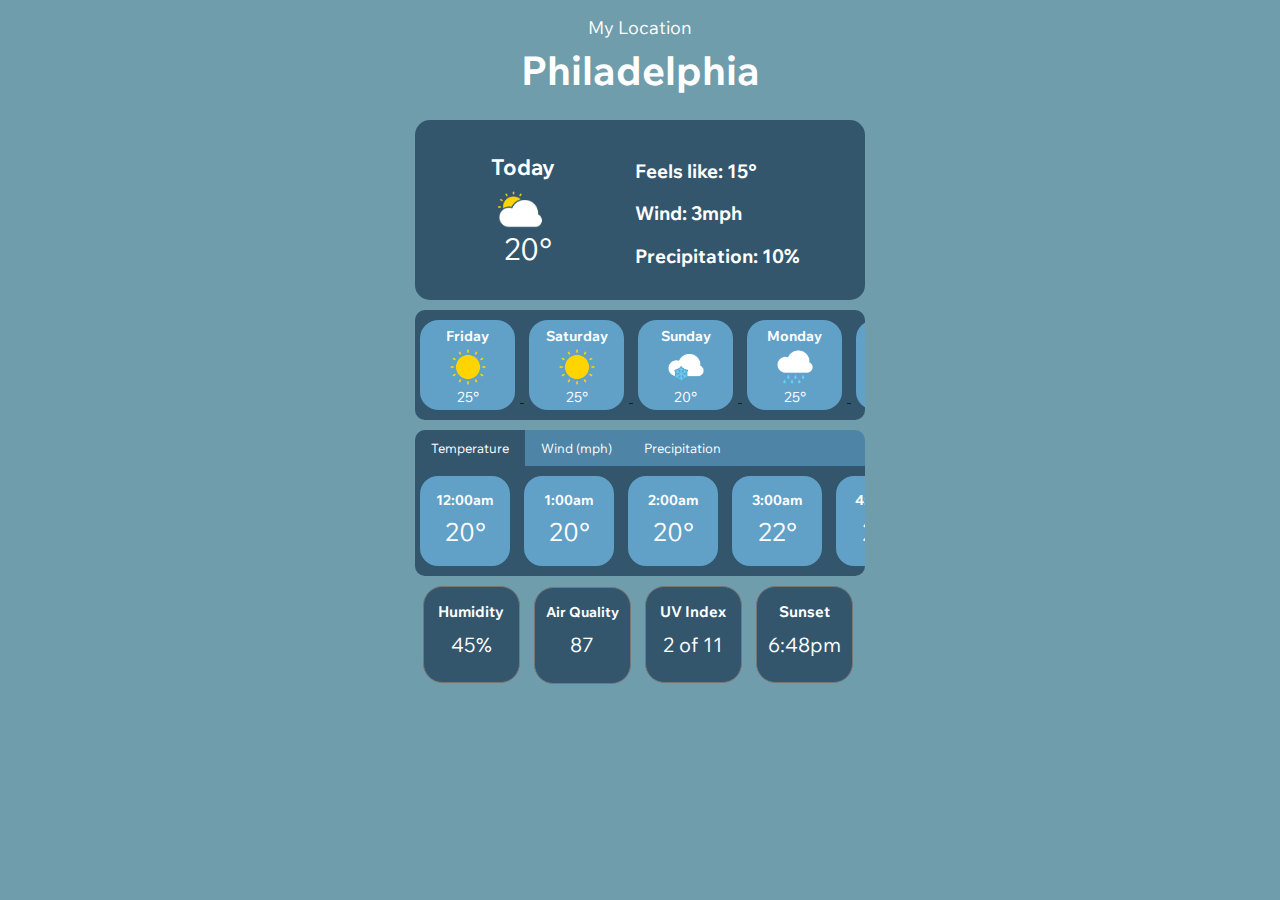
<file: thursday.html>
<html>

<head>
    <link href="/styles.css" rel="stylesheet" />
    <style>
        @import url('https://fonts.googleapis.com/css2?family=Inter:ital,opsz,wght@0,14..32,100..900;1,14..32,100..900&family=Wix+Madefor+Text:ital,wght@0,400..800;1,400..800&display=swap');
    </style>
</head>

<body>
    <div id="location">
        <p>My Location</p>
        <h3>Philadelphia</h3>
    </div>

    <div class="today-forecast-component">
        <div class="today-forecast-left-side">
            <h3>Today</h3>
            <img class="today-image" width=50px src="/assets/PartlyCloudy.png" />
            <p>20&deg;</p>
        </div>

        <div class="today-forecast-right-side">
            <div id="feels-like">
                <h3>Feels like: 15&deg;</h3>
            </div>
            <div id="wind">
                <h3>Wind: 3mph</h3>
            </div>
            <div id="precipitation">
                <h3>Precipitation: 10%</h3>
            </div>
        </div>
    </div>

    <div class="daily-forecast">
        <a href="friday.html">
            <div>
                <h3>Friday</h3>
                <img width=40px src="/assets/Sunny.png" />
                <p>25&deg;</p>
            </div>
        </a>
        <a href="saturday.html">
            <div>
                <h3>Saturday</h3>
                <img width=40px src="/assets/Sunny.png" />
                <p>25&deg;</p>
            </div>
        </a>
        <a href="index.html">
            <div>
                <h3>Sunday</h3>
                <img width=40px src="/assets/Snowy.png" />
                <p>20&deg;</p>
            </div>
        </a>
        <a href="/monday.html">
            <div>
                <h3>Monday</h3>
                <img width=40px src="/assets/Rainy.png" />
                <p>25&deg;</p>
            </div>
        </a>
        <a href="tuesday.html">
            <div>
                <h3>Tuesday</h3>
                <img width=40px src="/assets/Rainy.png" />
                <p>25&deg;</p>
            </div>
        </a>
        <a href="wednesday.html">
            <div>
                <h3>Wednesday</h3>
                <img width=40px src="/assets/PartlyCloudy.png" />
                <p>25&deg;</p>
            </div>
        </a>
    </div>

    <div class="hourly-forecast-component">
        <div class="tab">
            <button class="tablinks" onclick="openCity(event, 'Temperature')" id="defaultOpen">Temperature</button>
            <button class="tablinks" onclick="openCity(event, 'Wind')">Wind (mph)</button>
            <button class="tablinks" onclick="openCity(event, 'Precipitation')">Precipitation</button>
        </div>

        <!-- Tab content -->
        <div id="Temperature" class="tabcontent">
            <div class="hourly-forecast">
                <div>
                    <h3>12:00am</h3>
                    <p>20&deg;</p>
                </div>
                <div>
                    <h3>1:00am</h3>
                    <p>20&deg;</p>
                </div>
                <div>
                    <h3>2:00am</h3>
                    <p>20&deg;</p>
                </div>
                <div>
                    <h3>3:00am</h3>
                    <p>22&deg;</p>
                </div>
                <div>
                    <h3>4:00am</h3>
                    <p>22&deg;</p>
                </div>
                <div>
                    <h3>5:00am</h3>
                    <p>25&deg;</p>
                </div>
                <div>
                    <h3>6:00am</h3>
                    <p>25&deg;</p>
                </div>
                <div>
                    <h3>7:00am</h3>
                    <p>25&deg;</p>
                </div>
                <div>
                    <h3>8:00am</h3>
                    <p>25&deg;</p>
                </div>
                <div>
                    <h3>9:00am</h3>
                    <p>26&deg;</p>
                </div>
                <div>
                    <h3>10:00am</h3>
                    <p>26&deg;</p>
                </div>
                <div>
                    <h3>11:00am</h3>
                    <p>29&deg;</p>
                </div>
                <div>
                    <h3>12:00pm</h3>
                    <p>29&deg;</p>
                </div>
                <div>
                    <h3>1:00pm</h3>
                    <p>30&deg;</p>
                </div>
                <div>
                    <h3>2:00pm</h3>
                    <p>30&deg;</p>
                </div>
                <div>
                    <h3>3:00pm</h3>
                    <p>30&deg;</p>
                </div>
                <div>
                    <h3>4:00pm</h3>
                    <p>29&deg;</p>
                </div>
                <div>
                    <h3>5:00pm</h3>
                    <p>29&deg;</p>
                </div>
                <div>
                    <h3>6:00pm</h3>
                    <p>28&deg;</p>
                </div>
                <div>
                    <h3>7:00pm</h3>
                    <p>28&deg;</p>
                </div>
                <div>
                    <h3>8:00pm</h3>
                    <p>27&deg;</p>
                </div>
                <div>
                    <h3>9:00pm</h3>
                    <p>24&deg;</p>
                </div>
                <div>
                    <h3>10:00pm</h3>
                    <p>22&deg;</p>
                </div>
                <div>
                    <h3>11:00pm</h3>
                    <p>20&deg;</p>
                </div>
            </div>
        </div>

        <div id="Wind" class="tabcontent">
            <div class="hourly-forecast">
                <div>
                    <h3>12:00am</h3>
                    <p>3</p>
                </div>
                <div>
                    <h3>1:00am</h3>
                    <p>5</p>
                </div>
                <div>
                    <h3>2:00am</h3>
                    <p>5</p>
                </div>
                <div>
                    <h3>3:00am</h3>
                    <p>5</p>
                </div>
                <div>
                    <h3>4:00am</h3>
                    <p>5</p>
                </div>
                <div>
                    <h3>5:00am</h3>
                    <p>8</p>
                </div>
                <div>
                    <h3>6:00am</h3>
                    <p>9</p>
                </div>
                <div>
                    <h3>7:00am</h3>
                    <p>11</p>
                </div>
                <div>
                    <h3>8:00am</h3>
                    <p>11</p>
                </div>
                <div>
                    <h3>9:00am</h3>
                    <p>13</p>
                </div>
                <div>
                    <h3>10:00am</h3>
                    <p>20</p>
                </div>
                <div>
                    <h3>11:00am</h3>
                    <p>23</p>
                </div>
                <div>
                    <h3>12:00pm</h3>
                    <p>23</p>
                </div>
                <div>
                    <h3>1:00pm</h3>
                    <p>23</p>
                </div>
                <div>
                    <h3>2:00pm</h3>
                    <p>24</p>
                </div>
                <div>
                    <h3>3:00pm</h3>
                    <p>25</p>
                </div>
                <div>
                    <h3>4:00pm</h3>
                    <p>25</p>
                </div>
                <div>
                    <h3>5:00pm</h3>
                    <p>24</p>
                </div>
                <div>
                    <h3>6:00pm</h3>
                    <p>20</p>
                </div>
                <div>
                    <h3>7:00pm</h3>
                    <p>20</p>
                </div>
                <div>
                    <h3>8:00pm</h3>
                    <p>19</p>
                </div>
                <div>
                    <h3>9:00pm</h3>
                    <p>18</p>
                </div>
                <div>
                    <h3>10:00pm</h3>
                    <p>19</p>
                </div>
                <div>
                    <h3>11:00pm</h3>
                    <p>19</p>
                </div>
            </div>
        </div>

        <div id="Precipitation" class="tabcontent">
            <div class="hourly-forecast">
                <div>
                    <h3>12:00am</h3>
                    <p>10%</p>
                </div>
                <div>
                    <h3>1:00am</h3>
                    <p>20%</p>
                </div>
                <div>
                    <h3>2:00am</h3>
                    <p>28%</p>
                </div>
                <div>
                    <h3>3:00am</h3>
                    <p>50%</p>
                </div>
                <div>
                    <h3>4:00am</h3>
                    <p>87%</p>
                </div>
                <div>
                    <h3>5:00am</h3>
                    <p>97%</p>
                </div>
                <div>
                    <h3>6:00am</h3>
                    <p>100%</p>
                </div>
                <div>
                    <h3>7:00am</h3>
                    <p>100%</p>
                </div>
                <div>
                    <h3>8:00am</h3>
                    <p>100%</p>
                </div>
                <div>
                    <h3>9:00am</h3>
                    <p>100%</p>
                </div>
                <div>
                    <h3>10:00am</h3>
                    <p>86%</p>
                </div>
                <div>
                    <h3>11:00am</h3>
                    <p>77%</p>
                </div>
                <div>
                    <h3>12:00pm</h3>
                    <p>75%</p>
                </div>
                <div>
                    <h3>1:00pm</h3>
                    <p>75%</p>
                </div>
                <div>
                    <h3>2:00pm</h3>
                    <p>74%</p>
                </div>
                <div>
                    <h3>3:00pm</h3>
                    <p>73%</p>
                </div>
                <div>
                    <h3>4:00pm</h3>
                    <p>70%</p>
                </div>
                <div>
                    <h3>5:00pm</h3>
                    <p>70%</p>
                </div>
                <div>
                    <h3>6:00pm</h3>
                    <p>50%</p>
                </div>
                <div>
                    <h3>7:00pm</h3>
                    <p>49%</p>
                </div>
                <div>
                    <h3>8:00pm</h3>
                    <p>48%</p>
                </div>
                <div>
                    <h3>9:00pm</h3>
                    <p>30%</p>
                </div>
                <div>
                    <h3>10:00pm</h3>
                    <p>40%</p>
                </div>
                <div>
                    <h3>11:00pm</h3>
                    <p>49%</p>
                </div>
            </div>
        </div>
    </div>

    <div class="other-widgets">
        <div id="humidity">
            <h3>Humidity</h3>
            <p>45%</p>
        </div>
        <div id="air-quality">
            <h3>Air Quality</h3>
            <p>87</p>
        </div>
        <div id="uv-index">
            <h3>UV Index</h3>
            <p>2 of 11</p>
        </div>
        <div id="sunset">
            <h3>Sunset</h3>
            <p>6:48pm</p>
        </div>
    </div>

    <script>
        function openCity(evt, cityName) {
            var i, tabcontent, tablinks;
            tabcontent = document.getElementsByClassName("tabcontent");
            for (i = 0; i < tabcontent.length; i++) {
                tabcontent[i].style.display = "none";
            }
            tablinks = document.getElementsByClassName("tablinks");
            for (i = 0; i < tablinks.length; i++) {
                tablinks[i].className = tablinks[i].className.replace(" active", "");
            }
            document.getElementById(cityName).style.display = "block";
            evt.currentTarget.className += " active";
        }

        // Get the element with id="defaultOpen" and click on it
        document.getElementById("defaultOpen").click();
    </script>
</body>

</html>
</file>
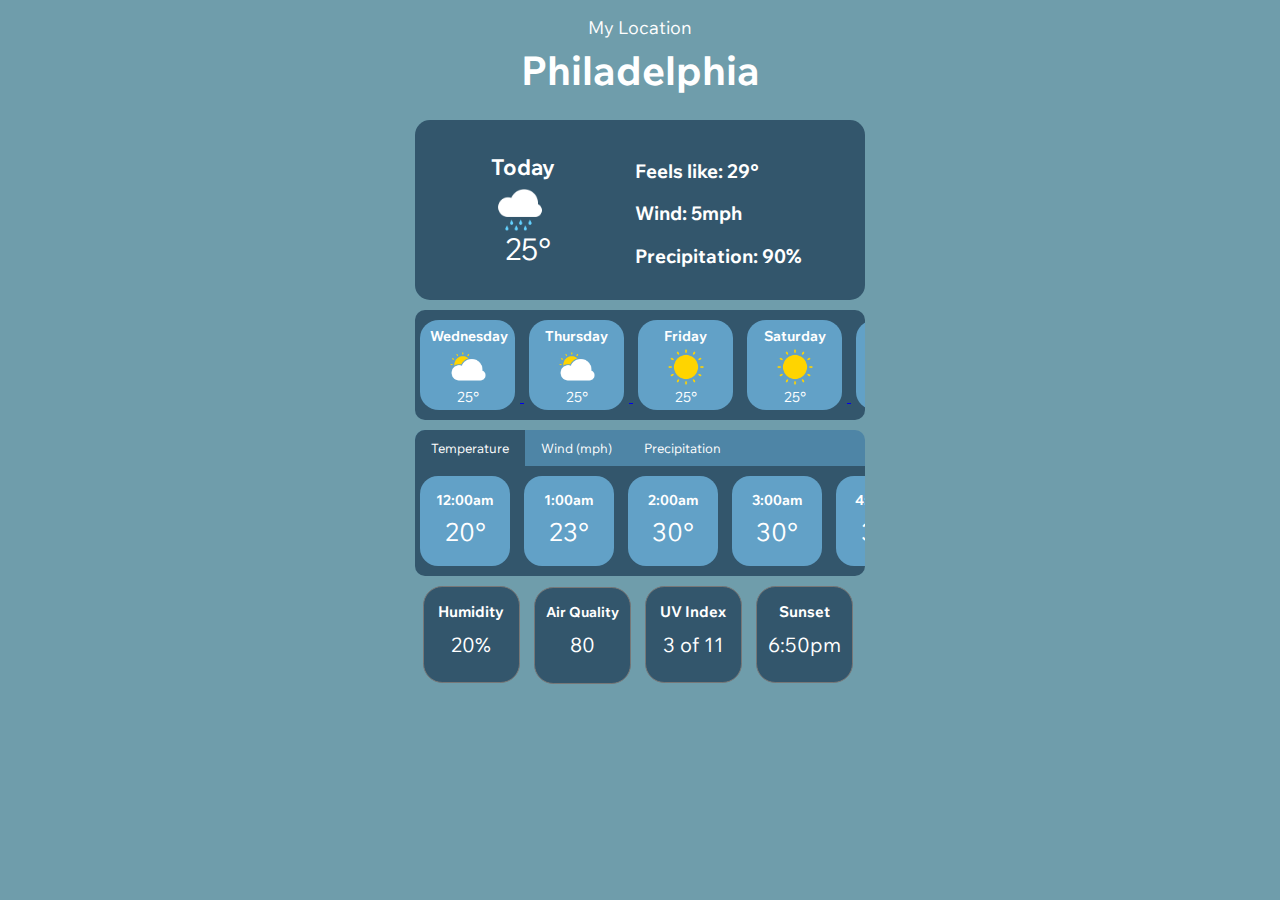
<file: tuesday.html>
<html>

<head>
    <link href="/styles.css" rel="stylesheet" />
    <style>
        @import url('https://fonts.googleapis.com/css2?family=Inter:ital,opsz,wght@0,14..32,100..900;1,14..32,100..900&family=Wix+Madefor+Text:ital,wght@0,400..800;1,400..800&display=swap');
    </style>
</head>

<body>
    <div id="location">
        <p>My Location</p>
        <h3>Philadelphia</h3>
    </div>

    <div class="today-forecast-component">
        <div class="today-forecast-left-side">
            <h3>Today</h3>
            <img class="today-image" width=50px src="/assets/Rainy.png" />
            <p>25&deg;</p>
        </div>

        <div class="today-forecast-right-side">
            <div id="feels-like">
                <h3>Feels like: 29&deg;</h3>
            </div>
            <div id="wind">
                <h3>Wind: 5mph</h3>
            </div>
            <div id="precipitation">
                <h3>Precipitation: 90%</h3>
            </div>
        </div>
    </div>

    <div class="daily-forecast">
        <a href="wednesday.html">
            <div>
                <h3>Wednesday</h3>
                <img width=40px src="/assets/PartlyCloudy.png" />
                <p>25&deg;</p>
            </div>
        </a>
        <a href="thursday.html">
            <div>
                <h3>Thursday</h3>
                <img width=40px src="/assets/PartlyCloudy.png" />
                <p>25&deg;</p>
            </div>
        </a>
        <a href="friday.html"></a>
        <div>
            <h3>Friday</h3>
            <img width=40px src="/assets/Sunny.png" />
            <p>25&deg;</p>
        </div>
        </a>
        <a href="saturday.html">
            <div>
                <h3>Saturday</h3>
                <img width=40px src="/assets/Sunny.png" />
                <p>25&deg;</p>
            </div>
        </a>
        <a href="index.html">
            <div>
                <h3>Sunday</h3>
                <img width=40px src="/assets/Snowy.png" />
                <p>20&deg;</p>
            </div>
        </a>
        <a href="/monday.html">
            <div>
                <h3>Monday</h3>
                <img width=40px src="/assets/Rainy.png" />
                <p>25&deg;</p>
            </div>
        </a>
    </div>

    <div class="hourly-forecast-component">
        <div class="tab">
            <button class="tablinks" onclick="openCity(event, 'Temperature')" id="defaultOpen">Temperature</button>
            <button class="tablinks" onclick="openCity(event, 'Wind')">Wind (mph)</button>
            <button class="tablinks" onclick="openCity(event, 'Precipitation')">Precipitation</button>
        </div>

        <!-- Tab content -->
        <div id="Temperature" class="tabcontent">
            <div class="hourly-forecast">
                <div>
                    <h3>12:00am</h3>
                    <p>20&deg;</p>
                </div>
                <div>
                    <h3>1:00am</h3>
                    <p>23&deg;</p>
                </div>
                <div>
                    <h3>2:00am</h3>
                    <p>30&deg;</p>
                </div>
                <div>
                    <h3>3:00am</h3>
                    <p>30&deg;</p>
                </div>
                <div>
                    <h3>4:00am</h3>
                    <p>34&deg;</p>
                </div>
                <div>
                    <h3>5:00am</h3>
                    <p>32&deg;</p>
                </div>
                <div>
                    <h3>6:00am</h3>
                    <p>30&deg;</p>
                </div>
                <div>
                    <h3>7:00am</h3>
                    <p>30&deg;</p>
                </div>
                <div>
                    <h3>8:00am</h3>
                    <p>21&deg;</p>
                </div>
                <div>
                    <h3>9:00am</h3>
                    <p>30&deg;</p>
                </div>
                <div>
                    <h3>10:00am</h3>
                    <p>32&deg;</p>
                </div>
                <div>
                    <h3>11:00am</h3>
                    <p>31&deg;</p>
                </div>
                <div>
                    <h3>12:00pm</h3>
                    <p>29&deg;</p>
                </div>
                <div>
                    <h3>1:00pm</h3>
                    <p>30&deg;</p>
                </div>
                <div>
                    <h3>2:00pm</h3>
                    <p>30&deg;</p>
                </div>
                <div>
                    <h3>3:00pm</h3>
                    <p>30&deg;</p>
                </div>
                <div>
                    <h3>4:00pm</h3>
                    <p>29&deg;</p>
                </div>
                <div>
                    <h3>5:00pm</h3>
                    <p>29&deg;</p>
                </div>
                <div>
                    <h3>6:00pm</h3>
                    <p>28&deg;</p>
                </div>
                <div>
                    <h3>7:00pm</h3>
                    <p>28&deg;</p>
                </div>
                <div>
                    <h3>8:00pm</h3>
                    <p>27&deg;</p>
                </div>
                <div>
                    <h3>9:00pm</h3>
                    <p>24&deg;</p>
                </div>
                <div>
                    <h3>10:00pm</h3>
                    <p>22&deg;</p>
                </div>
                <div>
                    <h3>11:00pm</h3>
                    <p>20</p>
                </div>
            </div>
        </div>

        <div id="Wind" class="tabcontent">
            <div class="hourly-forecast">
                <div>
                    <h3>12:00am</h3>
                    <p>3</p>
                </div>
                <div>
                    <h3>1:00am</h3>
                    <p>5</p>
                </div>
                <div>
                    <h3>2:00am</h3>
                    <p>5</p>
                </div>
                <div>
                    <h3>3:00am</h3>
                    <p>5</p>
                </div>
                <div>
                    <h3>4:00am</h3>
                    <p>5</p>
                </div>
                <div>
                    <h3>5:00am</h3>
                    <p>8</p>
                </div>
                <div>
                    <h3>6:00am</h3>
                    <p>9</p>
                </div>
                <div>
                    <h3>7:00am</h3>
                    <p>11</p>
                </div>
                <div>
                    <h3>8:00am</h3>
                    <p>11</p>
                </div>
                <div>
                    <h3>9:00am</h3>
                    <p>13</p>
                </div>
                <div>
                    <h3>10:00am</h3>
                    <p>20</p>
                </div>
                <div>
                    <h3>11:00am</h3>
                    <p>23</p>
                </div>
                <div>
                    <h3>12:00pm</h3>
                    <p>23</p>
                </div>
                <div>
                    <h3>1:00pm</h3>
                    <p>23</p>
                </div>
                <div>
                    <h3>2:00pm</h3>
                    <p>24</p>
                </div>
                <div>
                    <h3>3:00pm</h3>
                    <p>25</p>
                </div>
                <div>
                    <h3>4:00pm</h3>
                    <p>25</p>
                </div>
                <div>
                    <h3>5:00pm</h3>
                    <p>24</p>
                </div>
                <div>
                    <h3>6:00pm</h3>
                    <p>20</p>
                </div>
                <div>
                    <h3>7:00pm</h3>
                    <p>20</p>
                </div>
                <div>
                    <h3>8:00pm</h3>
                    <p>19</p>
                </div>
                <div>
                    <h3>9:00pm</h3>
                    <p>18</p>
                </div>
                <div>
                    <h3>10:00pm</h3>
                    <p>19</p>
                </div>
                <div>
                    <h3>11:00pm</h3>
                    <p>19</p>
                </div>
            </div>
        </div>

        <div id="Precipitation" class="tabcontent">
            <div class="hourly-forecast">
                <div>
                    <h3>12:00am</h3>
                    <p>10%</p>
                </div>
                <div>
                    <h3>1:00am</h3>
                    <p>20%</p>
                </div>
                <div>
                    <h3>2:00am</h3>
                    <p>28%</p>
                </div>
                <div>
                    <h3>3:00am</h3>
                    <p>50%</p>
                </div>
                <div>
                    <h3>4:00am</h3>
                    <p>87%</p>
                </div>
                <div>
                    <h3>5:00am</h3>
                    <p>97%</p>
                </div>
                <div>
                    <h3>6:00am</h3>
                    <p>100%</p>
                </div>
                <div>
                    <h3>7:00am</h3>
                    <p>100%</p>
                </div>
                <div>
                    <h3>8:00am</h3>
                    <p>100%</p>
                </div>
                <div>
                    <h3>9:00am</h3>
                    <p>100%</p>
                </div>
                <div>
                    <h3>10:00am</h3>
                    <p>86%</p>
                </div>
                <div>
                    <h3>11:00am</h3>
                    <p>77%</p>
                </div>
                <div>
                    <h3>12:00pm</h3>
                    <p>75%</p>
                </div>
                <div>
                    <h3>1:00pm</h3>
                    <p>75%</p>
                </div>
                <div>
                    <h3>2:00pm</h3>
                    <p>74%</p>
                </div>
                <div>
                    <h3>3:00pm</h3>
                    <p>73%</p>
                </div>
                <div>
                    <h3>4:00pm</h3>
                    <p>70%</p>
                </div>
                <div>
                    <h3>5:00pm</h3>
                    <p>70%</p>
                </div>
                <div>
                    <h3>6:00pm</h3>
                    <p>50%</p>
                </div>
                <div>
                    <h3>7:00pm</h3>
                    <p>49%</p>
                </div>
                <div>
                    <h3>8:00pm</h3>
                    <p>48%</p>
                </div>
                <div>
                    <h3>9:00pm</h3>
                    <p>30%</p>
                </div>
                <div>
                    <h3>10:00pm</h3>
                    <p>40%</p>
                </div>
                <div>
                    <h3>11:00pm</h3>
                    <p>49%</p>
                </div>
            </div>
        </div>
    </div>

    <div class="other-widgets">
        <div id="humidity">
            <h3>Humidity</h3>
            <p>20%</p>
        </div>
        <div id="air-quality">
            <h3>Air Quality</h3>
            <p>80</p>
        </div>
        <div id="uv-index">
            <h3>UV Index</h3>
            <p>3 of 11</p>
        </div>
        <div id="sunset">
            <h3>Sunset</h3>
            <p>6:50pm</p>
        </div>
    </div>

    <script>
        function openCity(evt, cityName) {
            var i, tabcontent, tablinks;
            tabcontent = document.getElementsByClassName("tabcontent");
            for (i = 0; i < tabcontent.length; i++) {
                tabcontent[i].style.display = "none";
            }
            tablinks = document.getElementsByClassName("tablinks");
            for (i = 0; i < tablinks.length; i++) {
                tablinks[i].className = tablinks[i].className.replace(" active", "");
            }
            document.getElementById(cityName).style.display = "block";
            evt.currentTarget.className += " active";
        }

        // Get the element with id="defaultOpen" and click on it
        document.getElementById("defaultOpen").click();
    </script>
</body>

</html>
</file>
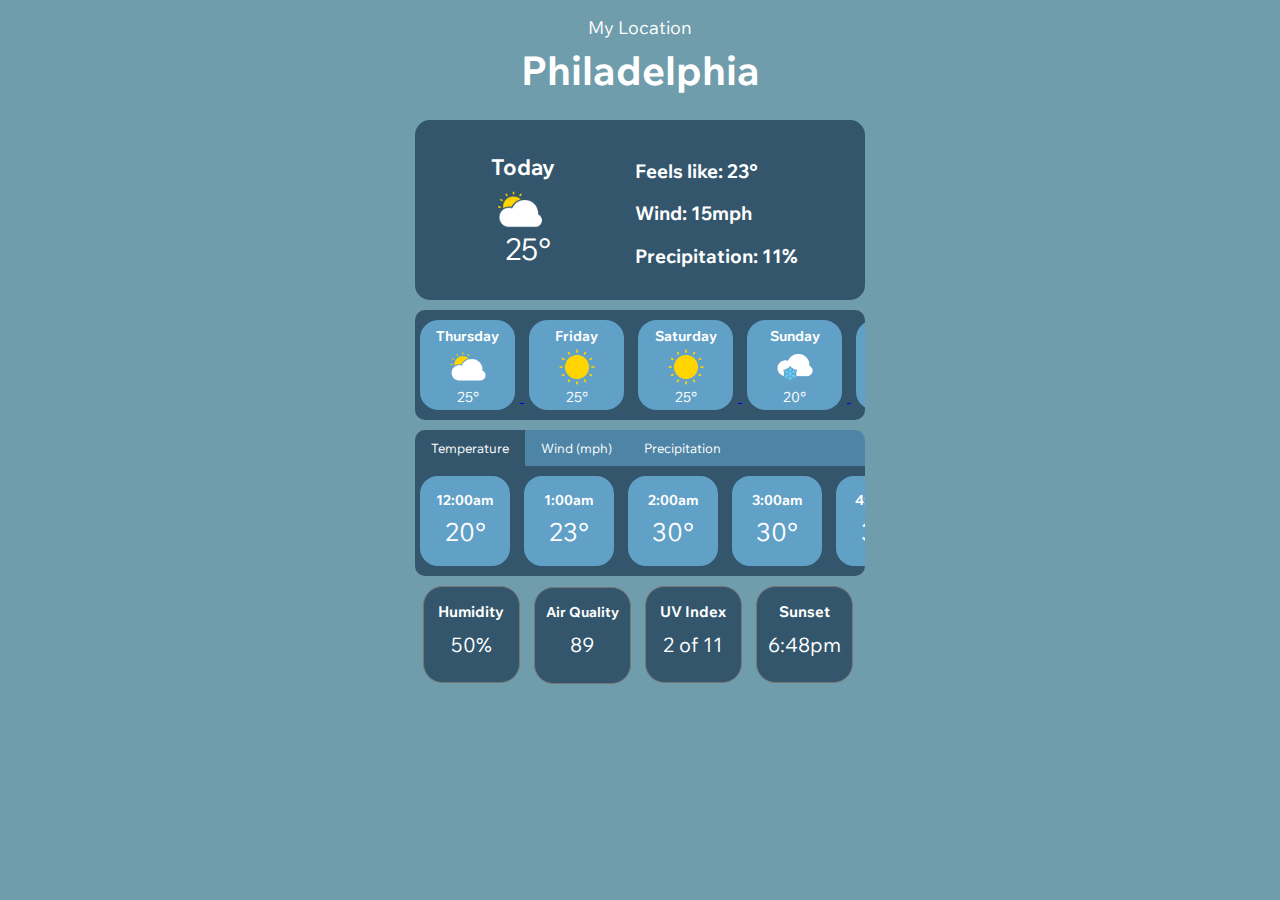
<file: wednesday.html>
<html>

<head>
    <link href="/styles.css" rel="stylesheet" />
    <style>
        @import url('https://fonts.googleapis.com/css2?family=Inter:ital,opsz,wght@0,14..32,100..900;1,14..32,100..900&family=Wix+Madefor+Text:ital,wght@0,400..800;1,400..800&display=swap');
    </style>
</head>

<body>
    <div id="location">
        <p>My Location</p>
        <h3>Philadelphia</h3>
    </div>

    <div class="today-forecast-component">
        <div class="today-forecast-left-side">
            <h3>Today</h3>
            <img class="today-image" width=50px src="/assets/PartlyCloudy.png" />
            <p>25&deg;</p>
        </div>

        <div class="today-forecast-right-side">
            <div id="feels-like">
                <h3>Feels like: 23&deg;</h3>
            </div>
            <div id="wind">
                <h3>Wind: 15mph</h3>
            </div>
            <div id="precipitation">
                <h3>Precipitation: 11%</h3>
            </div>
        </div>
    </div>

    <div class="daily-forecast">
        <a href="thursday.html">
            <div>
                <h3>Thursday</h3>
                <img width=40px src="/assets/PartlyCloudy.png" />
                <p>25&deg;</p>
            </div>
        </a>
        <a href="friday.html"></a>
        <div>
            <h3>Friday</h3>
            <img width=40px src="/assets/Sunny.png" />
            <p>25&deg;</p>
        </div>
        </a>
        <a href="saturday.html">
            <div>
                <h3>Saturday</h3>
                <img width=40px src="/assets/Sunny.png" />
                <p>25&deg;</p>
            </div>
        </a>
        <a href="index.html">
            <div>
                <h3>Sunday</h3>
                <img width=40px src="/assets/Snowy.png" />
                <p>20&deg;</p>
            </div>
        </a>
        <a href="/monday.html">
            <div>
                <h3>Monday</h3>
                <img width=40px src="/assets/Rainy.png" />
                <p>25&deg;</p>
            </div>
        </a>
        <a href="tuesday.html">
            <div>
                <h3>Tuesday</h3>
                <img width=40px src="/assets/Rainy.png" />
                <p>25&deg;</p>
            </div>
        </a>
    </div>

    <div class="hourly-forecast-component">
        <div class="tab">
            <button class="tablinks" onclick="openCity(event, 'Temperature')" id="defaultOpen">Temperature</button>
            <button class="tablinks" onclick="openCity(event, 'Wind')">Wind (mph)</button>
            <button class="tablinks" onclick="openCity(event, 'Precipitation')">Precipitation</button>
        </div>

        <!-- Tab content -->
        <div id="Temperature" class="tabcontent">
            <div class="hourly-forecast">
                <div>
                    <h3>12:00am</h3>
                    <p>20&deg;</p>
                </div>
                <div>
                    <h3>1:00am</h3>
                    <p>23&deg;</p>
                </div>
                <div>
                    <h3>2:00am</h3>
                    <p>30&deg;</p>
                </div>
                <div>
                    <h3>3:00am</h3>
                    <p>30&deg;</p>
                </div>
                <div>
                    <h3>4:00am</h3>
                    <p>34&deg;</p>
                </div>
                <div>
                    <h3>5:00am</h3>
                    <p>32&deg;</p>
                </div>
                <div>
                    <h3>6:00am</h3>
                    <p>30&deg;</p>
                </div>
                <div>
                    <h3>7:00am</h3>
                    <p>30&deg;</p>
                </div>
                <div>
                    <h3>8:00am</h3>
                    <p>21&deg;</p>
                </div>
                <div>
                    <h3>9:00am</h3>
                    <p>30&deg;</p>
                </div>
                <div>
                    <h3>10:00am</h3>
                    <p>32&deg;</p>
                </div>
                <div>
                    <h3>11:00am</h3>
                    <p>31&deg;</p>
                </div>
                <div>
                    <h3>12:00pm</h3>
                    <p>29&deg;</p>
                </div>
                <div>
                    <h3>1:00pm</h3>
                    <p>30&deg;</p>
                </div>
                <div>
                    <h3>2:00pm</h3>
                    <p>30&deg;</p>
                </div>
                <div>
                    <h3>3:00pm</h3>
                    <p>30&deg;</p>
                </div>
                <div>
                    <h3>4:00pm</h3>
                    <p>29&deg;</p>
                </div>
                <div>
                    <h3>5:00pm</h3>
                    <p>29&deg;</p>
                </div>
                <div>
                    <h3>6:00pm</h3>
                    <p>28&deg;</p>
                </div>
                <div>
                    <h3>7:00pm</h3>
                    <p>28&deg;</p>
                </div>
                <div>
                    <h3>8:00pm</h3>
                    <p>27&deg;</p>
                </div>
                <div>
                    <h3>9:00pm</h3>
                    <p>24&deg;</p>
                </div>
                <div>
                    <h3>10:00pm</h3>
                    <p>22&deg;</p>
                </div>
                <div>
                    <h3>11:00pm</h3>
                    <p>20&deg;</p>
                </div>
            </div>
        </div>

        <div id="Wind" class="tabcontent">
            <div class="hourly-forecast">
                <div>
                    <h3>12:00am</h3>
                    <p>3</p>
                </div>
                <div>
                    <h3>1:00am</h3>
                    <p>5</p>
                </div>
                <div>
                    <h3>2:00am</h3>
                    <p>5</p>
                </div>
                <div>
                    <h3>3:00am</h3>
                    <p>5</p>
                </div>
                <div>
                    <h3>4:00am</h3>
                    <p>5</p>
                </div>
                <div>
                    <h3>5:00am</h3>
                    <p>8</p>
                </div>
                <div>
                    <h3>6:00am</h3>
                    <p>9</p>
                </div>
                <div>
                    <h3>7:00am</h3>
                    <p>11</p>
                </div>
                <div>
                    <h3>8:00am</h3>
                    <p>11</p>
                </div>
                <div>
                    <h3>9:00am</h3>
                    <p>13</p>
                </div>
                <div>
                    <h3>10:00am</h3>
                    <p>20</p>
                </div>
                <div>
                    <h3>11:00am</h3>
                    <p>23</p>
                </div>
                <div>
                    <h3>12:00pm</h3>
                    <p>23</p>
                </div>
                <div>
                    <h3>1:00pm</h3>
                    <p>23</p>
                </div>
                <div>
                    <h3>2:00pm</h3>
                    <p>24</p>
                </div>
                <div>
                    <h3>3:00pm</h3>
                    <p>25</p>
                </div>
                <div>
                    <h3>4:00pm</h3>
                    <p>25</p>
                </div>
                <div>
                    <h3>5:00pm</h3>
                    <p>24</p>
                </div>
                <div>
                    <h3>6:00pm</h3>
                    <p>20</p>
                </div>
                <div>
                    <h3>7:00pm</h3>
                    <p>20</p>
                </div>
                <div>
                    <h3>8:00pm</h3>
                    <p>19</p>
                </div>
                <div>
                    <h3>9:00pm</h3>
                    <p>18</p>
                </div>
                <div>
                    <h3>10:00pm</h3>
                    <p>19</p>
                </div>
                <div>
                    <h3>11:00pm</h3>
                    <p>19</p>
                </div>
            </div>
        </div>

        <div id="Precipitation" class="tabcontent">
            <div class="hourly-forecast">
                <div>
                    <h3>12:00am</h3>
                    <p>10%</p>
                </div>
                <div>
                    <h3>1:00am</h3>
                    <p>20%</p>
                </div>
                <div>
                    <h3>2:00am</h3>
                    <p>28%</p>
                </div>
                <div>
                    <h3>3:00am</h3>
                    <p>50%</p>
                </div>
                <div>
                    <h3>4:00am</h3>
                    <p>87%</p>
                </div>
                <div>
                    <h3>5:00am</h3>
                    <p>97%</p>
                </div>
                <div>
                    <h3>6:00am</h3>
                    <p>100%</p>
                </div>
                <div>
                    <h3>7:00am</h3>
                    <p>100%</p>
                </div>
                <div>
                    <h3>8:00am</h3>
                    <p>100%</p>
                </div>
                <div>
                    <h3>9:00am</h3>
                    <p>100%</p>
                </div>
                <div>
                    <h3>10:00am</h3>
                    <p>86%</p>
                </div>
                <div>
                    <h3>11:00am</h3>
                    <p>77%</p>
                </div>
                <div>
                    <h3>12:00pm</h3>
                    <p>75%</p>
                </div>
                <div>
                    <h3>1:00pm</h3>
                    <p>75%</p>
                </div>
                <div>
                    <h3>2:00pm</h3>
                    <p>74%</p>
                </div>
                <div>
                    <h3>3:00pm</h3>
                    <p>73%</p>
                </div>
                <div>
                    <h3>4:00pm</h3>
                    <p>70%</p>
                </div>
                <div>
                    <h3>5:00pm</h3>
                    <p>70%</p>
                </div>
                <div>
                    <h3>6:00pm</h3>
                    <p>50%</p>
                </div>
                <div>
                    <h3>7:00pm</h3>
                    <p>49%</p>
                </div>
                <div>
                    <h3>8:00pm</h3>
                    <p>48%</p>
                </div>
                <div>
                    <h3>9:00pm</h3>
                    <p>30%</p>
                </div>
                <div>
                    <h3>10:00pm</h3>
                    <p>40%</p>
                </div>
                <div>
                    <h3>11:00pm</h3>
                    <p>49%</p>
                </div>
            </div>
        </div>
    </div>

    <div class="other-widgets">
        <div id="humidity">
            <h3>Humidity</h3>
            <p>50%</p>
        </div>
        <div id="air-quality">
            <h3>Air Quality</h3>
            <p>89</p>
        </div>
        <div id="uv-index">
            <h3>UV Index</h3>
            <p>2 of 11</p>
        </div>
        <div id="sunset">
            <h3>Sunset</h3>
            <p>6:48pm</p>
        </div>
    </div>

    <script>
        function openCity(evt, cityName) {
            var i, tabcontent, tablinks;
            tabcontent = document.getElementsByClassName("tabcontent");
            for (i = 0; i < tabcontent.length; i++) {
                tabcontent[i].style.display = "none";
            }
            tablinks = document.getElementsByClassName("tablinks");
            for (i = 0; i < tablinks.length; i++) {
                tablinks[i].className = tablinks[i].className.replace(" active", "");
            }
            document.getElementById(cityName).style.display = "block";
            evt.currentTarget.className += " active";
        }

        // Get the element with id="defaultOpen" and click on it
        document.getElementById("defaultOpen").click();
    </script>
</body>

</html>
</file>
<file: styles.css>
body {
    display: flex;
    flex-direction: column;
    justify-content: center;
    align-items: center;
    background-color: #6f9dab;
    font-family: "Wix Madefor Text", serif;
}

#notice {
    background-color: #33566c;
    width: 450px;
    border-radius: 10px;
    margin-bottom: 10px;
}

#notice h3 {
    color: white;
    padding-left: 10px;
    line-height: 5px;
}

#notice p {
    color: white;
    padding-left: 10px;
    font-size: 14px;
}

#location p {
    text-align: center;
    color: white;
    font-size: 18px;
    line-height: 4px;
}

#location h3 {
    text-align: center;
    color: white;
    font-size: 40px;
    line-height: 0px;
    padding-bottom: 10px;
}

.today-forecast-component {
    display: flex;
    background-color: #33566c;
    width: 450px;
    height: 180px;
    margin-bottom: 10px;
    border-radius: 15px;
}

.today-forecast-left-side {
    color: white;
    padding: 60px;
    text-decoration: none;
    height: 70px;
    width: 120px;
    margin: 0px 30px 10px -30px;
    border-radius: 11%;
    text-align: center;
}

.today-forecast-left-side h4 {
    line-height: 40px;
    font-size: 13px;
    white-space: nowrap;
    margin-top: -45px;
}

.today-forecast-left-side h3 {
    line-height: 15px;
    margin-top: -20px;
    font-size: 22px;
    margin-left: 35px;
    margin-bottom: 10px;
}

.today-image {
    margin-left: 30px;
}

.today-forecast-left-side p {
    font-size: 30px;
    margin-top: -5px;
    margin-left: 45px;
}

.today-forecast-right-side {
    margin-top: 20px;
    margin-left: -20px;
    color: rgb(255, 255, 255);
}

.feels-like {
    background-color: #33566c;
}

.daily-forecast {
    background-color: #33566c;
    overflow: scroll;
    white-space: nowrap;
    width: 450px;
    scrollbar-color: black;
    border-radius: 10px;
}

.daily-forecast div {
    display: inline-block;
    color: white;
    text-align: center;
    padding: 5px 10px 10px 10px;
    text-decoration: none;
    background-color: #62A1C7;
    height: 75px;
    width: 75px;
    margin: 10px 5px;
    border-radius: 20%;
}

.daily-forecast div:hover {
    background-color: #42718e;
}

.daily-forecast h3 {
    line-height: 2px;
    margin-top: 10px;
    margin-bottom: 10px;
    font-size: 14px;
    text-align: center;
}

.daily-forecast p {
    line-height: 1px;
    margin-top: 10px;
    font-size: 14px;
    margin-bottom: 0;
}

/* Style the tab */
.tab {
    overflow: hidden;
    background-color: #4e85a6;
    margin-top: 10px;
    width: 450px;
    border-radius: 10px 10px 0px 0px;
}

/* Style the buttons that are used to open the tab content */
.tab button {
    background-color: inherit;
    float: left;
    border: none;
    outline: none;
    cursor: pointer;
    padding: 10px 16px;
    transition: 0.3s;
    color: white;
    font-family: "Wix Madefor Text", serif;
}

/* Change background color of buttons on hover */
.tab button:hover {
    background-color: #42718e;
}

/* Create an active/current tablink class */
.tab button.active {
    background-color: #33566c;
}

/* Style the tab content */
.tabcontent {
    display: none;
    border-top: none;
}

.hourly-forecast {
    background-color: #33566c;
    overflow: auto;
    white-space: nowrap;
    width: 450px;
    border-radius: 0px 0px 10px 10px;
}

.hourly-forecast div {
    display: inline-block;
    color: white;
    text-align: center;
    padding: 10px;
    text-decoration: none;
    background-color: #62A1C7;
    height: 70px;
    width: 70px;
    margin: 10px 5px;
    border-radius: 20%;
}

.hourly-forecast h3 {
    font-size: 14px;
    line-height: 0px;
}

.hourly-forecast p {
    font-size: 25px;
    line-height: 0px;
    margin-top: 32px;
}

.other-widgets {
    width: 450px;
    padding-left: 5px;
}

.other-widgets div {
    display: inline-block;
    color: white;
    text-align: center;
    padding: 10px;
    text-decoration: none;
    background-color: #33566c;
    border: 1px solid #777;
    height: 75px;
    width: 75px;
    margin: 10px 5px;
    border-radius: 20%;
}

#humidity h3 {
    font-size: 15px;
    line-height: 0px;
}

#humidity p {
    font-size: 20px;
}

#air-quality h3 {
    line-height: 0px;
    font-size: 14px;
}

#air-quality p {
    font-size: 20px;
}

#uv-index h3 {
    line-height: 0px;
    font-size: 15px;
}

#uv-index p {
    font-size: 20px;
}

#sunset h3 {
    line-height: 0px;
    font-size: 15px;
}

#sunset p {
    font-size: 20px;
}
</file>
